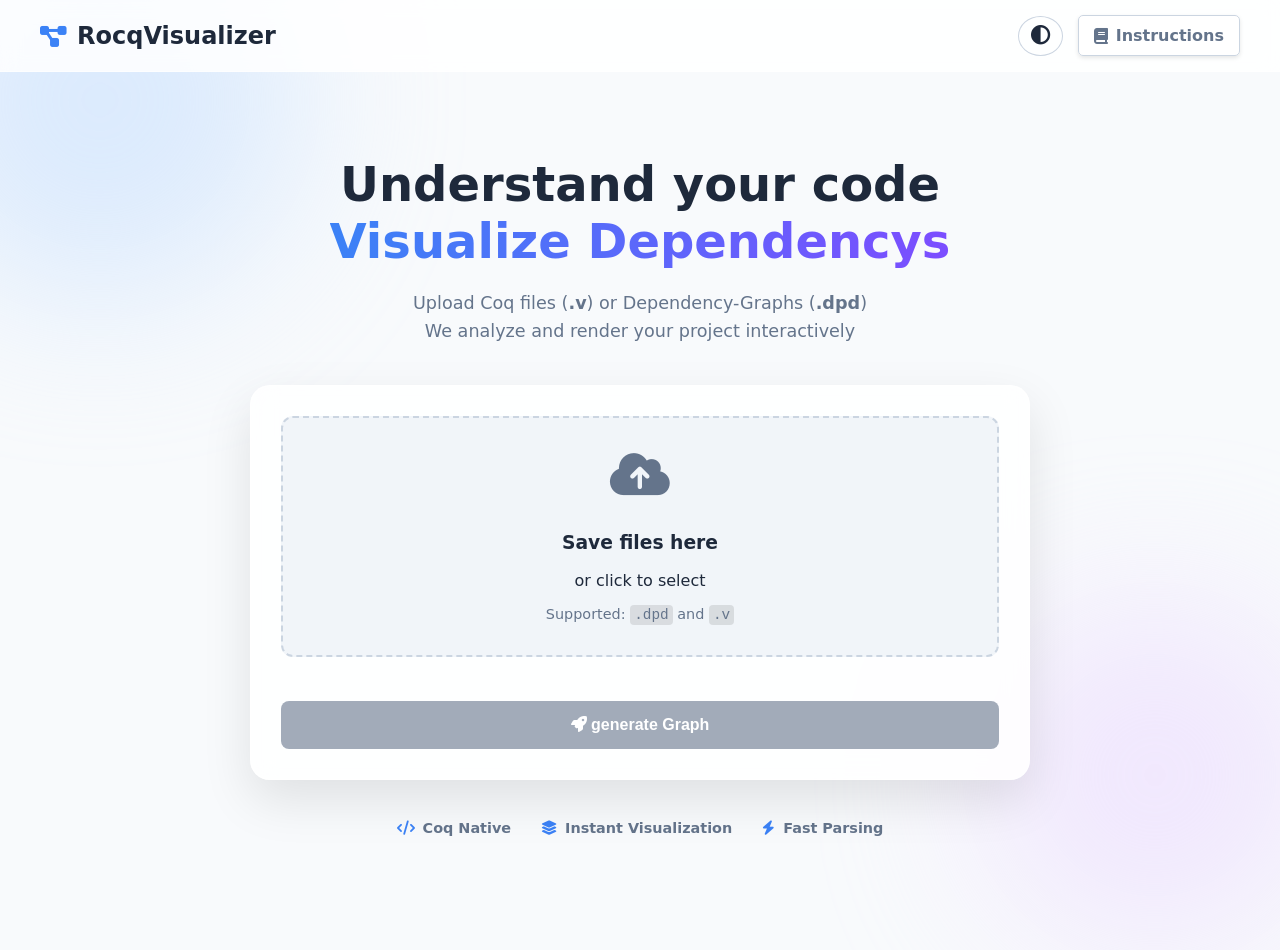
<file: Frontend/index.html>
<!doctype html>
<html lang="de" data-theme="light">

<head>
  <meta charset="utf-8" />
  <meta name="viewport" content="width=device-width, initial-scale=1" />
  <title>Rocq Visualizer</title>
  <link rel="stylesheet" href="/Frontend/style-index.css" />
  <link rel="stylesheet" href="https://cdnjs.cloudflare.com/ajax/libs/font-awesome/6.4.0/css/all.min.css">
</head>

<body>
  <div class="circle circle-1"></div>
  <div class="circle circle-2"></div>

  <nav class="navbar">
    <div class="logo">
      <i class="fa-solid fa-project-diagram"></i> RocqVisualizer
    </div>
    
    <div class="nav-actions">
      <button id="themeBtn" class="icon-btn" title="Theme wechseln">
        <i class="fa-solid fa-circle-half-stroke"></i>
      </button>
      
      <button id="openHelp" class="styled-instruction-btn">
        <i class="fa-solid fa-book"></i> Instructions
      </button>
    </div>
  </nav>

  <main class="hero-section">
    <div class="hero-content">
      
      <h1>Understand your code <br> <span class="highlight">Visualize Dependencys</span></h1>
      <p class="subtitle">
        Upload Coq files (<strong>.v</strong>) or Dependency-Graphs (<strong>.dpd</strong>) <br>
        We analyze and render your project interactively
      </p>

      <div class="panel upload-card">
        <form id="uploadForm">
          
          <div id="dropzone" class="dropzone">
            <div class="upload-area">
              <i class="fa-solid fa-cloud-arrow-up upload-icon"></i>
              <h3>Save files here</h3>
              <p>or click to select</p>
              
              <input id="fileInput" name="uploaded_files" class="file-input" type="file" multiple accept=".dpd,.v" />
              
              <div class="hint">Supported: <code>.dpd</code> and <code>.v</code> </div>
            </div>
          </div>

          <div id="fileList" class="filelist"></div>

          <div class="submit-wrap">
            <button id="submitBtn" class="btn cta-button" type="submit" disabled>
              <i class="fa-solid fa-rocket"></i> generate Graph
            </button>
          </div>
        </form>
      </div>

      <div class="features">
        <div class="feature-item">
          <i class="fa-solid fa-code"></i> <span>Coq Native</span>
        </div>
        <div class="feature-item">
          <i class="fa-solid fa-layer-group"></i> <span>Instant Visualization</span>
        </div>
        <div class="feature-item">
          <i class="fa-solid fa-bolt"></i> <span>Fast Parsing</span>
        </div>
      </div>

    </div>
  </main>

  <script src="/Frontend/script-index.js"></script>
</body>
</html>
</file>
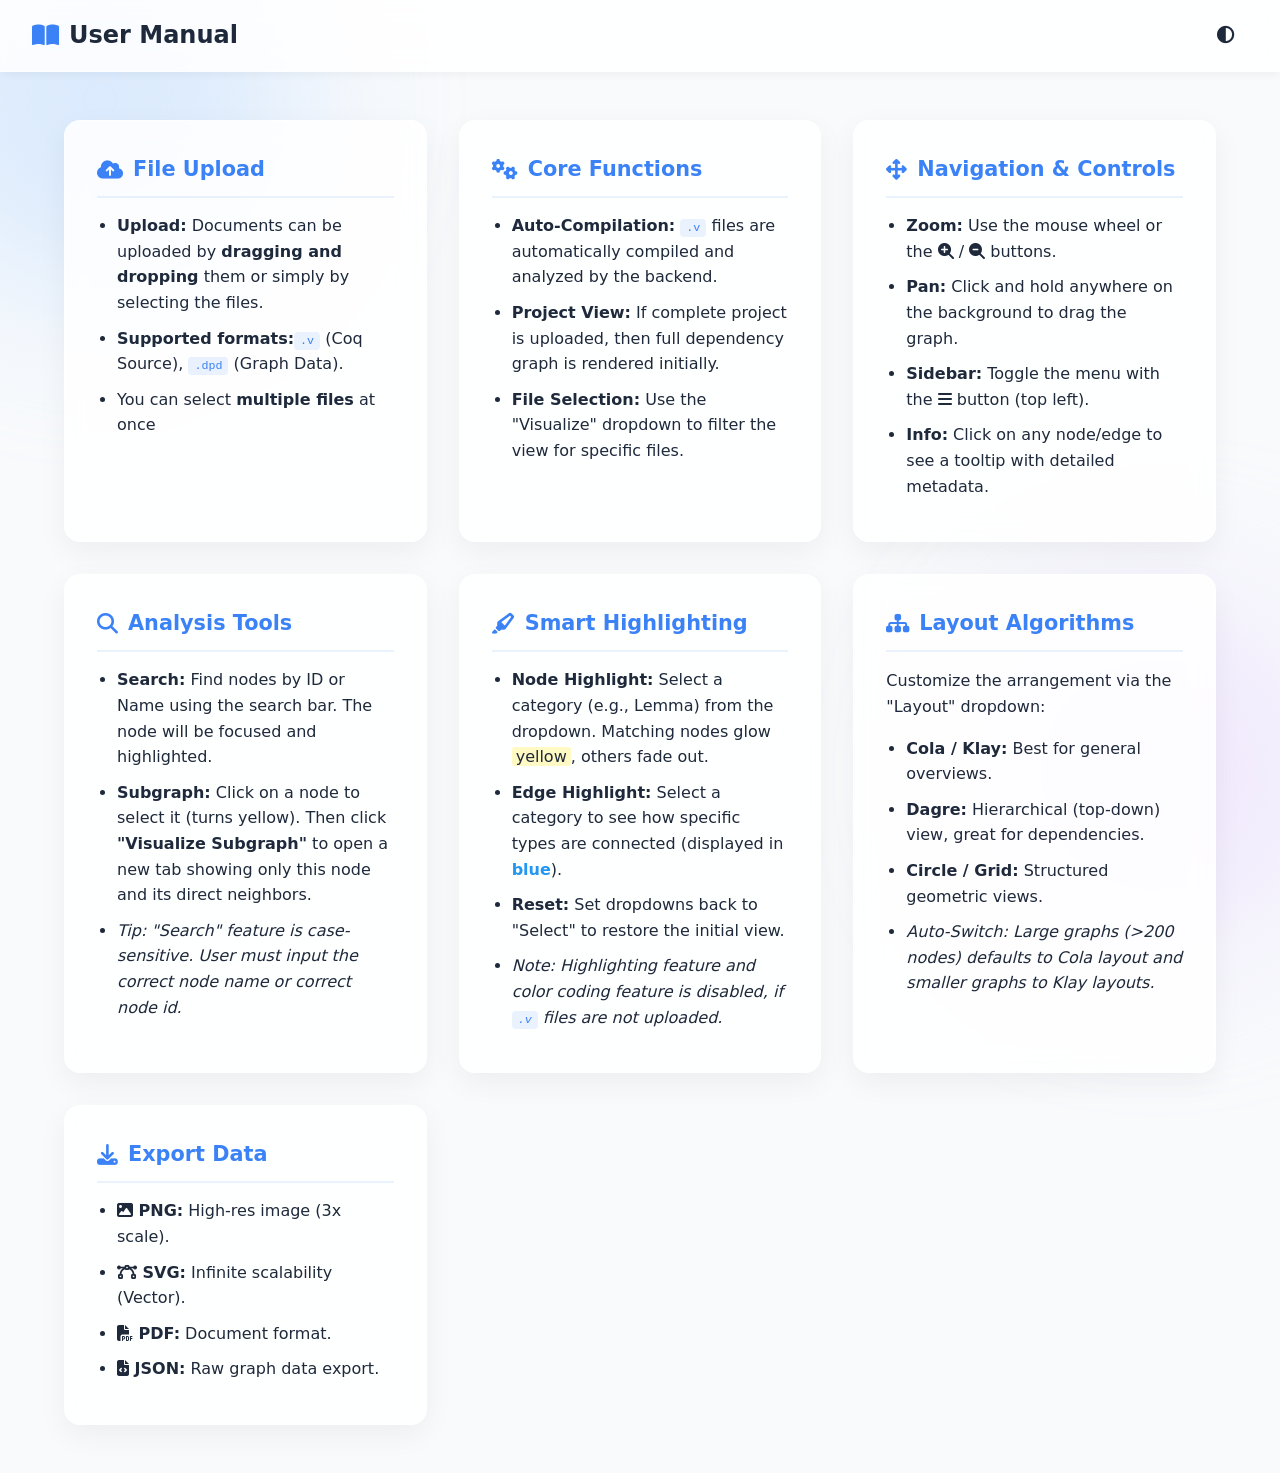
<file: Frontend/instructions.html>
<!doctype html>
<html lang="en" data-theme="light">
<head>
<meta charset="utf-8" />
<meta name="viewport" content="width=device-width, initial-scale=1" />
<title>Instructions – Rocq Visualizer</title>
<link rel="stylesheet" href="https://cdnjs.cloudflare.com/ajax/libs/font-awesome/6.4.0/css/all.min.css">

<style>
/* ---  DESIGN VARIABLEN  --- */
:root {
  --bg: #f8fafc;
  --fg: #1e293b;
  --muted: #64748b;
  --card-bg: rgba(255, 255, 255, 0.85);
  --card-border: rgba(255, 255, 255, 0.6);
  --accent: #3b82f6;
  --accent-light: rgba(59, 130, 246, 0.1);
  --shadow: 0 10px 30px rgba(0, 0, 0, 0.05);
  --blob-1: #bfdbfe;
  --blob-2: #e9d5ff;
}

[data-theme="dark"] {
  --bg: #0f172a;
  --fg: #e2e8f0;
  --muted: #94a3b8;
  --card-bg: rgba(30, 41, 59, 0.7);
  --card-border: rgba(255, 255, 255, 0.1);
  --accent: #60a5fa;
  --accent-light: rgba(96, 165, 250, 0.2);
  --shadow: 0 10px 30px rgba(0, 0, 0, 0.3);
  --blob-1: #1e3a8a;
  --blob-2: #581c87;
}

/* ---  BASIS STYLES --- */
* { box-sizing: border-box; }

body {
  margin: 0;
  background-color: var(--bg);
  color: var(--fg);
  font-family: 'Segoe UI', system-ui, sans-serif;
  line-height: 1.6;
  overflow-x: hidden;
  min-height: 100vh;
  position: relative;
  transition: background-color 0.3s ease, color 0.3s ease;
}

/* --- HINTERGRUND BLOBS --- */
.circle {
  position: absolute;
  border-radius: 50%;
  filter: blur(80px);
  z-index: -1;
  opacity: 0.5;
  pointer-events: none; 
}
.circle-1 {
  width: 400px; height: 400px;
  background: var(--blob-1);
  top: -100px; left: -100px;
}
.circle-2 {
  width: 350px; height: 350px;
  background: var(--blob-2);
  bottom: -50px; right: -50px;
  position: fixed; 
}

/* --- HEADER --- */
header {
  display: flex;
  justify-content: space-between;
  align-items: center;
  padding: 1rem 2rem;
  border-bottom: 1px solid var(--card-border);
  position: sticky;
  top: 0;
  background: var(--card-bg);
  backdrop-filter: blur(12px); /* Glas-Effekt */
  z-index: 100;
  box-shadow: 0 2px 10px rgba(0,0,0,0.05);
}

header h1 {
  margin: 0;
  font-size: 1.5rem;
  font-weight: 800;
  display: flex;
  align-items: center;
  gap: 10px;
}
header h1 i { color: var(--accent); }

.theme-btn {
  background: transparent;
  border: 1px solid var(--card-border);
  color: var(--fg);
  padding: 8px 12px;
  border-radius: 50%;
  cursor: pointer;
  font-size: 1.1rem;
  transition: all 0.2s;
}
.theme-btn:hover {
  border-color: var(--accent);
  color: var(--accent);
  background: var(--accent-light);
}

/* --- CONTENT GRID --- */
.content {
  max-width: 1200px;
  margin: 3rem auto;
  padding: 0 1.5rem;
  display: grid;
  grid-template-columns: repeat(auto-fit, minmax(350px, 1fr)); 
  gap: 2rem;
}

/* ---  KARTEN STYLING --- */
.box {
  background: var(--card-bg);
  border: 1px solid var(--card-border);
  border-radius: 16px;
  padding: 2rem;
  box-shadow: var(--shadow);
  backdrop-filter: blur(12px);
  transition: transform 0.3s ease, box-shadow 0.3s ease;
}

.box:hover {
  transform: translateY(-5px);
  box-shadow: 0 15px 35px rgba(0, 0, 0, 0.1);
}

.box h2 {
  margin-top: 0;
  border-bottom: 2px solid var(--accent-light);
  padding-bottom: 10px;
  margin-bottom: 15px;
  color: var(--accent);
  font-size: 1.3rem;
  display: flex;
  align-items: center;
  gap: 10px;
}

.box ul {
  padding-left: 20px;
  margin: 0;
}

.box li {
  margin-bottom: 10px;
  color: var(--fg);
}

/* Code Tags Styling */
code {
  background: var(--accent-light);
  color: var(--accent);
  padding: 2px 6px;
  border-radius: 4px;
  font-family: monospace;
  font-size: 0.9em;
}

/* Hervorhebungen im Text */
.highlight-yellow {
  background: rgba(255, 235, 59, 0.3);
  padding: 0 4px;
  border-radius: 3px;
  color: inherit;
}
.highlight-blue {
  color: #2196F3;
  font-weight: bold;
}

/* Divider */
.full-width {
  grid-column: 1 / -1;
  text-align: center;
  margin: 2rem 0;
  opacity: 0.5;
  font-size: 0.9rem;
  color: var(--muted);
}

/* Responsive Anpassung für Mobile */
@media (max-width: 768px) {
  .content { grid-template-columns: 1fr; }
  header { padding: 1rem; }
  .box { padding: 1.5rem; }
}
</style>
</head>

<body>

<div class="circle circle-1"></div>
<div class="circle circle-2"></div>

<header>
  <h1><i class="fa-solid fa-book-open"></i> User Manual</h1>
  <button id="themeBtn" class="theme-btn" title="Toggle Theme">
    <i class="fa-solid fa-circle-half-stroke"></i>
  </button>
</header>


<div class="content">

  <div class="box">
    <h2><i class="fa-solid fa-cloud-arrow-up"></i> File Upload</h2>
    <ul>
      <li><strong>Upload:</strong> Documents can be uploaded by <strong>dragging and dropping</strong> them or simply by selecting the files.</li>
      <li><strong>Supported formats:</strong><code>.v</code> (Coq Source), <code>.dpd</code> (Graph Data).</li>
      <li>You can select <strong>multiple files</strong> at once</li>
    </ul>
  </div>

  <div class="box">
    <h2><i class="fa-solid fa-gears"></i> Core Functions</h2>
    <ul>
      <li><strong>Auto-Compilation:</strong> <code>.v</code> files are automatically compiled and analyzed by the backend.</li>
      <li><strong>Project View:</strong> If complete project is uploaded, then full dependency graph is rendered initially.</li>
      <li><strong>File Selection:</strong> Use the "Visualize" dropdown to filter the view for specific files.</li>
    </ul>
  </div>

  <div class="box">
    <h2><i class="fa-solid fa-arrows-up-down-left-right"></i> Navigation & Controls</h2>
    <ul>
      <li><strong>Zoom:</strong> Use the mouse wheel or the <i class="fa-solid fa-magnifying-glass-plus"></i> / <i class="fa-solid fa-magnifying-glass-minus"></i> buttons.</li>
      <li><strong>Pan:</strong> Click and hold anywhere on the background to drag the graph.</li>
      <li><strong>Sidebar:</strong> Toggle the menu with the <i class="fa-solid fa-bars"></i> button (top left).</li>
      <li><strong>Info:</strong> Click on any node/edge to see a tooltip with detailed metadata.</li>
    </ul>
  </div>

  <div class="box">
    <h2><i class="fa-solid fa-magnifying-glass"></i> Analysis Tools</h2>
    <ul>
      <li><strong>Search:</strong> Find nodes by ID or Name using the search bar. The node will be focused and highlighted.</li>
      <li><strong>Subgraph:</strong> Click on a node to select it (turns yellow). Then click <strong>"Visualize Subgraph"</strong> to open a new tab showing only this node and its direct neighbors.</li>
     <li><em>Tip: "Search" feature is case-sensitive. User must input the correct node name or correct node id.</em></li>
    </ul>
  </div>

  <div class="box">
    <h2><i class="fa-solid fa-highlighter"></i> Smart Highlighting</h2>
    <ul>
      <li><strong>Node Highlight:</strong> Select a category (e.g., Lemma) from the dropdown. Matching nodes glow <span class="highlight-yellow">yellow</span>, others fade out.</li>
      <li><strong>Edge Highlight:</strong> Select a category to see how specific types are connected (displayed in <span class="highlight-blue">blue</span>).</li>
      <li><strong>Reset:</strong> Set dropdowns back to "Select" to restore the initial view.</li>
      <li><em>Note: Highlighting feature and color coding feature is disabled, if <code>.v</code> files are not uploaded.</em></li>
    </ul>
  </div>

  <div class="box">
    <h2><i class="fa-solid fa-sitemap"></i> Layout Algorithms</h2>
    <p>Customize the arrangement via the "Layout" dropdown:</p>
    <ul>
      <li><strong>Cola / Klay:</strong> Best for general overviews.</li>
      <li><strong>Dagre:</strong> Hierarchical (top-down) view, great for dependencies.</li>
      <li><strong>Circle / Grid:</strong> Structured geometric views.</li>
      <li><em>Auto-Switch: Large graphs (>200 nodes) defaults to Cola layout and smaller graphs to Klay layouts.</em></li>
    </ul>
  </div>

  <div class="box">
    <h2><i class="fa-solid fa-download"></i> Export Data</h2>
    <ul>
      <li><strong><i class="fa-solid fa-image"></i> PNG:</strong> High-res image (3x scale).</li>
      <li><strong><i class="fa-solid fa-bezier-curve"></i> SVG:</strong> Infinite scalability (Vector).</li>
      <li><strong><i class="fa-solid fa-file-pdf"></i> PDF:</strong> Document format.</li>
      <li><strong><i class="fa-solid fa-file-code"></i> JSON:</strong> Raw graph data export.</li>
    </ul>
  </div>

</div>

<script>
// Theme Logic 
const root = document.documentElement;
const themeBtn = document.getElementById("themeBtn");

// Init: Lade gespeichertes Theme
const savedTheme = localStorage.getItem('theme');
if (savedTheme) root.setAttribute('data-theme', savedTheme);

// Toggle: Wechseln und speichern
themeBtn.addEventListener('click', () => {
  const currentTheme = root.getAttribute('data-theme');
  const newTheme = currentTheme === 'dark' ? 'light' : 'dark';
  
  root.setAttribute('data-theme', newTheme);
  localStorage.setItem('theme', newTheme);
});
</script>

</body>
</html>
</file>
<file: Frontend/style-index.css>
:root {
  /* Light Mode */
  --bg: #f8fafc;
  --fg: #1e293b;
  --muted: #64748b;
  --card-bg: rgba(255, 255, 255, 0.85);
  --card-border: rgba(255, 255, 255, 0.6);
  --dropzone-bg: #f1f5f9;
  --dropzone-border: #cbd5e1;
  --accent: #3b82f6;
  --accent-hover: #2563eb;
  --shadow: 0 20px 50px rgba(0, 0, 0, 0.1);
  --blob-1: #bfdbfe;
  --blob-2: #e9d5ff;
}

[data-theme="dark"] {
  /* Dark Mode Anpassungen */
  --bg: #0f172a;
  --fg: #e2e8f0;
  --muted: #94a3b8;
  --card-bg: rgba(30, 41, 59, 0.7);
  --card-border: rgba(255, 255, 255, 0.1);
  --dropzone-bg: rgba(0, 0, 0, 0.2);
  --dropzone-border: #334155;
  --accent: #60a5fa;
  --accent-hover: #3b82f6;
  --shadow: 0 20px 50px rgba(0, 0, 0, 0.5);
  --blob-1: #1e3a8a;
  --blob-2: #581c87;
}

/* --- Global Reset --- */
* { box-sizing: border-box; }
body {
  margin: 0;
  font-family: 'Segoe UI', system-ui, sans-serif;
  background-color: var(--bg);
  color: var(--fg);
  height: 100vh;
  overflow-x: hidden;
  position: relative;
  transition: background-color 0.3s ease, color 0.3s ease;
}

/* --- Hintergrund Blobs --- */
.circle {
  position: absolute;
  border-radius: 50%;
  filter: blur(80px);
  z-index: -1;
  opacity: 0.5;
  transition: background 0.3s ease;
}
.circle-1 {
  width: 400px; height: 400px;
  background: var(--blob-1);
  top: -100px; left: -100px;
}
.circle-2 {
  width: 350px; height: 350px;
  background: var(--blob-2);
  bottom: -50px; right: -50px;
}

/* --- Navbar --- */
.navbar {
  display: flex;
  justify-content: space-between;
  align-items: center;
  padding: 15px 40px;
  position: fixed;
  width: 100%;
  top: 0;
  z-index: 100;
  backdrop-filter: blur(10px);
  background: var(--card-bg);
  border-bottom: 1px solid var(--card-border);
}

.logo {
  font-size: 1.5rem;
  font-weight: 800;
  display: flex; align-items: center; gap: 10px;
}
.logo i { color: var(--accent); }

.nav-actions {
  display: flex;
  align-items: center;
  gap: 15px;
}

/* --- Buttons --- */
.icon-btn {
  background: transparent;
  border: 1px solid var(--dropzone-border);
  color: var(--fg);
  padding: 8px 12px;
  border-radius: 50%;
  cursor: pointer;
  font-size: 1.2rem;
  transition: all 0.2s;
}
.icon-btn:hover { color: var(--accent); border-color: var(--accent); }

.styled-instruction-btn {
  background-color: var(--card-bg);
  padding: 10px 15px;
  border-radius: 5px;
  box-shadow: 0 2px 4px rgba(0,0,0,0.1);
  cursor: pointer;
  font-weight: bold;
  color: var(--muted);
  border: 1px solid var(--dropzone-border);
  font-family: inherit;
  font-size: 1rem;
  transition: all 0.3s ease;
  display: flex; align-items: center; gap: 8px;
}
.styled-instruction-btn:hover {
  background: var(--bg);
  border-color: var(--accent);
  color: var(--accent);
  box-shadow: 0 4px 6px rgba(0,0,0,0.1);
}

/* --- Hero Section --- */
.hero-section {
  display: flex;
  justify-content: center;
  align-items: center;
  min-height: 100vh;
  text-align: center;
  padding-top: 60px;
}

.hero-content {
  width: min(820px, 92vw);
  padding: 20px;
}

h1 {
  font-size: 3rem;
  line-height: 1.2;
  margin-bottom: 15px;
  font-weight: 800;
}

.highlight {
    background: linear-gradient(90deg, #3b82f6, #7C4DFF);
    background-clip: text; 
    -webkit-background-clip: text;
    -webkit-text-fill-color: transparent;
    color: transparent;
}

.subtitle {
  font-size: 1.1rem;
  color: var(--muted);
  margin-bottom: 40px;
  line-height: 1.6;
}

/* --- Upload Card --- */
.upload-card {
  background: var(--card-bg);
  padding: 30px;
  border-radius: 20px;
  box-shadow: var(--shadow);
  border: 1px solid var(--card-border);
  backdrop-filter: blur(12px);
  transition: transform 0.3s ease;
}
.upload-card:hover { transform: translateY(-5px); }

/* --- Dropzone --- */
.dropzone {
  width: 100%;
  min-height: 230px;
  border: 2px dashed var(--dropzone-border);
  border-radius: 12px;
  background: var(--dropzone-bg);
  display: flex;
  flex-direction: column;
  justify-content: center;
  align-items: center;
  text-align: center;
  padding: 2rem;
  cursor: pointer;
  transition: all 0.2s ease;
  position: relative;
}

.dropzone:hover, .dropzone.dragover {
  border-color: var(--accent);
  background: rgba(59, 130, 246, 0.1);
}

.file-input {
  position: absolute; width: 100%; height: 100%;
  top: 0; left: 0; opacity: 0; cursor: pointer;
}

.upload-icon {
  font-size: 3rem; color: var(--muted); margin-bottom: 15px;
  transition: color 0.3s;
}
.dropzone:hover .upload-icon { color: var(--accent); }

.hint { color: var(--muted); font-size: 0.9rem; margin-top: 10px; }
code { background: rgba(0,0,0,0.1); padding: 2px 4px; border-radius: 4px; }

/* --- File List  --- */
.filelist {
  display: flex; gap: .5rem; flex-wrap: wrap;
  margin-top: 1.5rem; justify-content: center;
}

.chip {
  background: var(--bg);
  border: 1px solid var(--dropzone-border);
  padding: .5rem 2.5rem .5rem 1rem;
  border-radius: 999px;
  font-size: .85rem;
  color: var(--fg);
  position: relative;
  box-shadow: 0 1px 2px rgba(0,0,0,0.05);
}

.remove-btn {
  background: none; border: none;
  color: #e11d48;
  font-size: 1.2rem; cursor: pointer;
  position: absolute; right: 8px; top: 50%;
  transform: translateY(-50%);
  padding: 0; line-height: 1;
}
.remove-btn:hover { color: #be123c; }

/* --- CTA Button --- */
.cta-button {
  background: linear-gradient(90deg, var(--accent), var(--accent-hover));
  color: white;
  border: none;
  padding: 15px 30px;
  border-radius: 8px;
  font-size: 1rem;
  font-weight: bold;
  cursor: pointer;
  margin-top: 20px;
  width: 100%;
  transition: all 0.3s ease;
  box-shadow: 0 4px 15px rgba(59, 130, 246, 0.4);
}
.cta-button:hover:not(:disabled) {
  transform: scale(1.02);
  box-shadow: 0 6px 20px rgba(59, 130, 246, 0.6);
}
.cta-button:disabled {
  opacity: 0.6; cursor: not-allowed; background: var(--muted); box-shadow: none;
}

/* --- Features --- */
.features {
  display: flex; justify-content: center; gap: 30px;
  margin-top: 40px; color: var(--muted);
  font-weight: 600; font-size: 0.9rem;
}
.feature-item { display: flex; align-items: center; gap: 8px; }
.feature-item i { color: var(--accent); }
</file>
